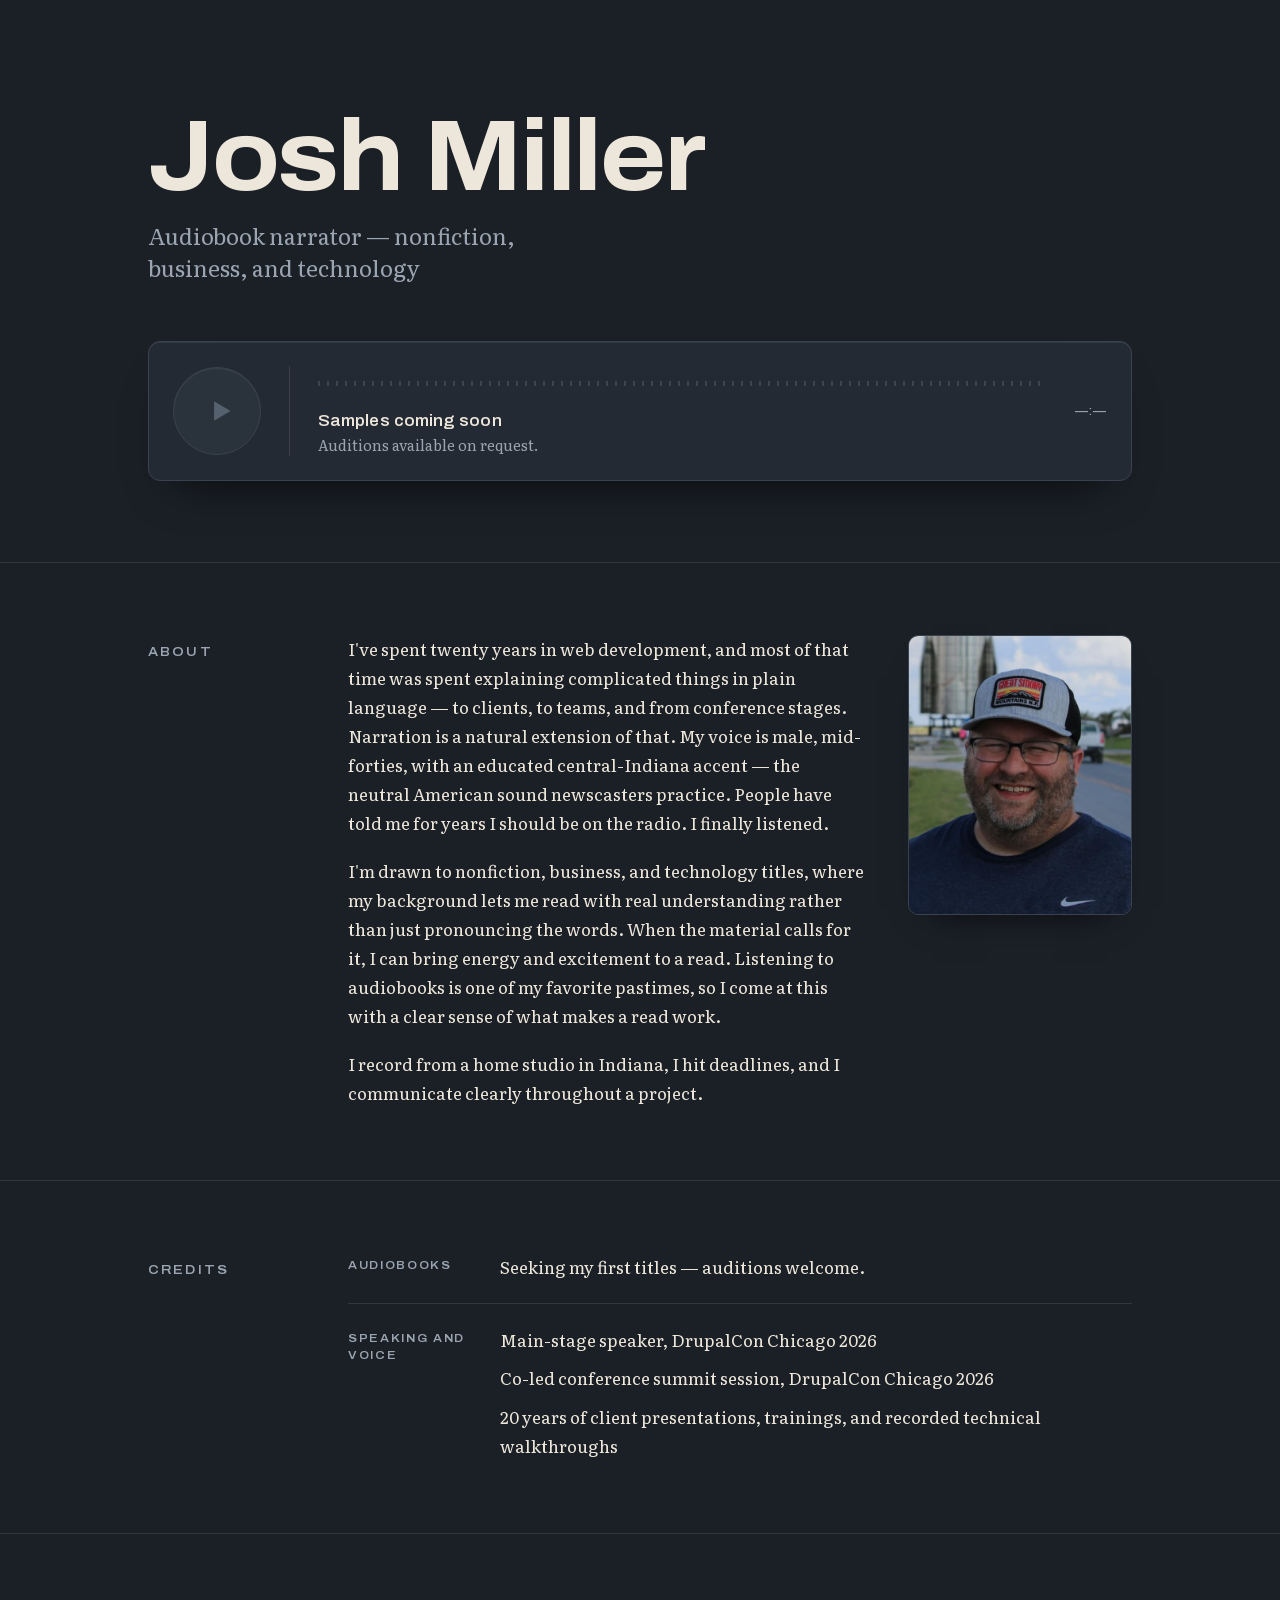
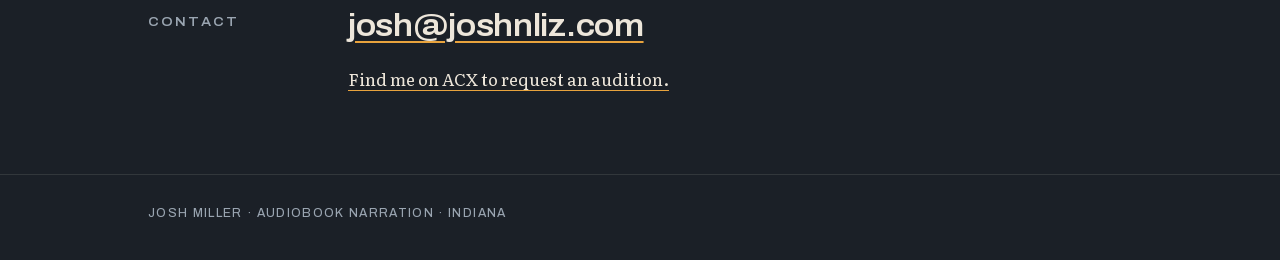
<file: index.html>
<!doctype html>
<html lang="en">
<head>
<meta charset="utf-8">
<meta name="viewport" content="width=device-width, initial-scale=1">

<title>Josh Miller — Audiobook Narrator</title>
<meta name="description" content="Audiobook narrator for nonfiction, business, and technology titles. Home studio in Indiana. Listen to a sample and request an audition.">
<link rel="canonical" href="https://voice.joshnliz.com/">

<meta property="og:type" content="website">
<meta property="og:url" content="https://voice.joshnliz.com/">
<meta property="og:title" content="Josh Miller — Audiobook Narrator">
<meta property="og:description" content="Nonfiction, business, and technology titles. Home studio in Indiana.">
<meta property="og:image" content="https://voice.joshnliz.com/img/og.png">
<meta property="og:image:width" content="1200">
<meta property="og:image:height" content="630">
<meta name="twitter:card" content="summary_large_image">

<link rel="icon" href="img/favicon.svg" type="image/svg+xml">
<link rel="apple-touch-icon" href="img/apple-touch-icon.png">
<meta name="theme-color" content="#1B2027">

<link rel="preload" href="fonts/archivo-latin.woff2" as="font" type="font/woff2" crossorigin>
<link rel="preload" href="fonts/literata-latin.woff2" as="font" type="font/woff2" crossorigin>
<link rel="stylesheet" href="css/site.css">
</head>
<body>

<main>

  <!-- ── Hero ─────────────────────────────────────────────────────────── -->
  <section class="hero" aria-labelledby="name">
    <div class="wrap">
      <h1 id="name">Josh&nbsp;Miller</h1>
      <p class="tagline">Audiobook narrator — nonfiction, business, and technology</p>

      <!--
        The hero player. Its resting markup below is the "no samples yet" state,
        which is what a visitor sees before JavaScript runs and what search
        engines index. When audio/samples.json has entries, js/player.js
        replaces the contents of .transport with a working transport.
        To change the resting copy, edit the two lines marked RESTING COPY.
      -->
      <div class="transport" id="hero" data-hero>
        <button class="key" type="button" disabled aria-label="No sample loaded">
          <svg class="key-glyph" viewBox="0 0 24 24" aria-hidden="true" focusable="false">
            <path d="M8 5.5v13l11-6.5z"/>
          </svg>
        </button>
        <div class="rule" aria-hidden="true"></div>
        <div class="meter meter--dormant" aria-hidden="true"></div>
        <div class="stage">
          <!-- RESTING COPY -->
          <p class="stage-title">Samples coming soon</p>
          <p class="stage-note">Auditions available on request.</p>
        </div>
        <p class="readout" aria-hidden="true"><span>—:—</span></p>
      </div>

      <noscript>
        <p class="noscript-note">
          Playing audio here needs JavaScript. Email me at
          <a href="mailto:josh@joshnliz.com">josh@joshnliz.com</a> and I'll send
          samples directly.
        </p>
      </noscript>
    </div>
  </section>

  <!-- ── Samples ──────────────────────────────────────────────────────── -->
  <!-- Populated from audio/samples.json. Stays hidden while there are none. -->
  <section class="band" id="samples" aria-labelledby="samples-label" hidden>
    <div class="wrap">
      <h2 class="label" id="samples-label">Samples</h2>
      <ol class="tracks" data-tracks></ol>
    </div>
  </section>

  <!-- ── About ────────────────────────────────────────────────────────── -->
  <section class="band" id="about" aria-labelledby="about-label">
    <div class="wrap band-split">
      <h2 class="label" id="about-label">About</h2>
      <div class="about">
        <div class="prose">
          <p>
            I've spent twenty years in web development, and most of that time was
            spent explaining complicated things in plain language — to clients, to
            teams, and from conference stages. Narration is a natural extension of
            that. My voice is male, mid-forties, with an educated central-Indiana
            accent — the neutral American sound newscasters practice. People have
            told me for years I should be on the radio. I finally listened.
          </p>
          <p>
            I'm drawn to nonfiction, business, and technology titles, where my
            background lets me read with real understanding rather than just
            pronouncing the words. When the material calls for it, I can bring
            energy and excitement to a read. Listening to audiobooks is one of my
            favorite pastimes, so I come at this with a clear sense of what makes
            a read work.
          </p>
          <p>
            I record from a home studio in Indiana, I hit deadlines, and I
            communicate clearly throughout a project.
          </p>
        </div>

        <!--
          To remove the portrait, delete this whole <figure>. The About band
          drops back to a single column on its own.
        -->
        <figure class="portrait">
          <img src="img/portrait.jpg" width="560" height="700"
               alt="Josh Miller" loading="lazy" decoding="async">
        </figure>

      </div>
    </div>
  </section>

  <!-- ── Credits ──────────────────────────────────────────────────────── -->
  <section class="band" id="credits" aria-labelledby="credits-label">
    <div class="wrap band-split">
      <h2 class="label" id="credits-label">Credits</h2>
      <div class="ledger">

        <div class="row">
          <h3 class="row-key">Audiobooks</h3>
          <div class="row-val">
            <p>Seeking my first titles — auditions welcome.</p>
          </div>
        </div>

        <div class="row">
          <h3 class="row-key">Speaking<span class="row-key-cont"> and voice</span></h3>
          <div class="row-val">
            <ul class="plain">
              <li>
                Main-stage speaker, DrupalCon Chicago 2026
              </li>
              <li>
                Co-led conference summit session, DrupalCon Chicago 2026
              </li>
              <li>
                20 years of client presentations, trainings, and recorded
                technical walkthroughs
              </li>
            </ul>
          </div>
        </div>

      </div>
    </div>
  </section>

  <!-- ── Contact ──────────────────────────────────────────────────────── -->
  <section class="band band--last" id="contact" aria-labelledby="contact-label">
    <div class="wrap band-split">
      <h2 class="label" id="contact-label">Contact</h2>
      <div class="prose">
        <p class="mail">
          <a href="mailto:josh@joshnliz.com">josh@joshnliz.com</a>
        </p>
        <p class="acx">
          <a href="https://www.acx.com/narrator?p=AXAS5FM89WMIQ">Find me on ACX to request an audition.</a>
        </p>
      </div>
    </div>
  </section>

</main>

<footer>
  <div class="wrap">
    <p>Josh Miller · Audiobook narration · Indiana</p>
  </div>
</footer>

<script src="js/player.js" defer></script>
</body>
</html>
</file>
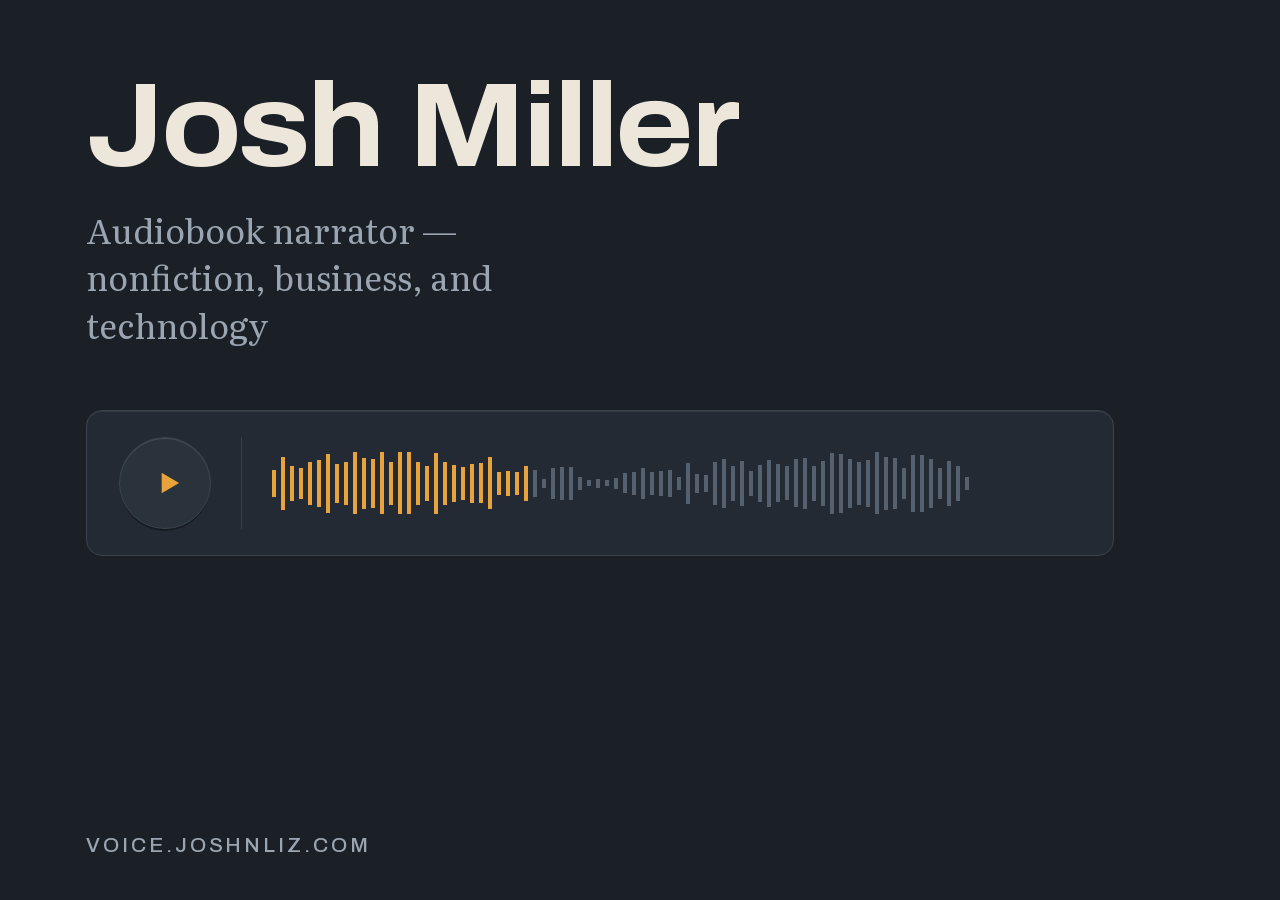
<file: tools/og-template.html>
<!doctype html>
<!--
  Source for img/og.png — the social card. Rendered by tools/make-images.sh
  with headless Chrome. Edit here, re-run that script, commit the PNG.
-->
<html lang="en">
<head>
<meta charset="utf-8">
<style>
  @font-face {
    font-family: "Archivo";
    src: url("../fonts/archivo-latin.woff2") format("woff2");
    font-weight: 400 800;
    font-stretch: 62% 125%;
  }
  @font-face {
    font-family: "Literata";
    src: url("../fonts/literata-latin.woff2") format("woff2");
    font-weight: 400 700;
  }

  * { box-sizing: border-box; margin: 0; }

  body {
    width: 1200px;
    height: 630px;
    background: #1b2027;
    color: #ede6da;
    font-family: "Literata", Georgia, serif;
    display: flex;
    flex-direction: column;
    justify-content: center;
    padding: 0 86px;
    overflow: hidden;
  }

  h1 {
    font-family: "Archivo";
    font-variation-settings: "wdth" 112, "wght" 700;
    font-size: 118px;
    line-height: 0.9;
    letter-spacing: -0.028em;
  }

  p {
    font-size: 34px;
    line-height: 1.4;
    color: #9aa5b1;
    margin-top: 26px;
    max-width: 24ch;
  }

  .transport {
    display: flex;
    align-items: center;
    gap: 30px;
    margin-top: 62px;
    padding: 26px 32px;
    background: #232a33;
    border: 1px solid #39424e;
    border-radius: 16px;
    box-shadow: inset 0 1px 0 rgba(255, 255, 255, 0.07);
  }

  .key {
    width: 92px;
    height: 92px;
    flex: none;
    border-radius: 50%;
    background: #2a323c;
    border: 1px solid #39424e;
    box-shadow: inset 0 1px 0 rgba(255, 255, 255, 0.13), 0 3px 0 -1px #171c22;
    display: grid;
    place-items: center;
  }

  .key svg { width: 38px; height: 38px; fill: #e8a33d; margin-left: 5px; }

  .rule { width: 1px; align-self: stretch; background: rgba(237, 230, 218, 0.11); }

  .wave { flex: 1; height: 62px; display: flex; align-items: center; gap: 5px; }
  .wave i { display: block; width: 4px; border-radius: 0; background: #55616e; }
  .wave i.on { background: #e8a33d; }

  .foot {
    position: absolute;
    left: 86px;
    bottom: 44px;
    font-family: "Archivo";
    font-variation-settings: "wdth" 100, "wght" 500;
    font-size: 21px;
    letter-spacing: 0.14em;
    text-transform: uppercase;
    color: #9aa5b1;
  }
</style>
</head>
<body>
  <h1>Josh&nbsp;Miller</h1>
  <p>Audiobook narrator — nonfiction, business, and technology</p>

  <div class="transport">
    <div class="key">
      <svg viewBox="0 0 24 24"><path d="M8 5.5v13l11-6.5z"/></svg>
    </div>
    <div class="rule"></div>
    <div class="wave" id="wave"></div>
  </div>

  <div class="foot">voice.joshnliz.com</div>

<script>
  // A fixed, seeded shape — decorative here, not a claim about a real file.
  // The site itself only ever shows waveforms rendered from actual audio.
  var seed = 20260827;
  function rnd() {
    seed = (seed * 1103515245 + 12345) & 0x7fffffff;
    return seed / 0x7fffffff;
  }
  var wave = document.getElementById('wave');
  var total = 78, lit = 29;
  for (var i = 0; i < total; i++) {
    var bar = document.createElement('i');
    var swell = Math.sin((i / total) * Math.PI * 3.1) * 0.3 + 0.55;
    var h = Math.max(6, (swell + (rnd() - 0.5) * 0.55) * 62);
    bar.style.height = Math.min(62, h).toFixed(1) + 'px';
    if (i < lit) bar.className = 'on';
    wave.appendChild(bar);
  }
</script>
</body>
</html>
</file>
<file: css/site.css>
@charset "utf-8";

/* ==========================================================================
   Josh Miller — audiobook narration
   The visual language is a broadcast console: slate rack steel, an ivory
   meter face, and one tungsten lamp behind the transport. Amber appears
   almost nowhere except where sound is — the play key, the played portion of
   a waveform, and focus. When you see it, it means audio.
   ========================================================================== */

/* --- Typefaces ---------------------------------------------------------- */

@font-face {
  font-family: "Archivo";
  src: url("../fonts/archivo-latin.woff2") format("woff2");
  font-weight: 400 800;
  font-stretch: 62% 125%;
  font-style: normal;
  font-display: swap;
}

@font-face {
  font-family: "Literata";
  src: url("../fonts/literata-latin.woff2") format("woff2");
  font-weight: 400 700;
  font-style: normal;
  font-display: swap;
}

/* --- Tokens ------------------------------------------------------------- */

:root {
  --booth: #1b2027;        /* console steel — the page ground */
  --panel: #232a33;        /* a rack unit face */
  --key-face: #2a323c;     /* the transport key itself */
  --edge: #39424e;         /* milled bevel between units */
  --meter: #ede6da;        /* VU meter face ivory — primary text */
  --dim: #9aa5b1;          /* silkscreen label grey */
  --trace: #55616e;        /* an unlit waveform */
  --tungsten: #e8a33d;     /* the lamp behind the needle */
  --tungsten-hot: #f4be68; /* needle at peak */
  --oxblood: #8c3b34;

  --hair: rgba(237, 230, 218, 0.11);
  --lift: rgba(255, 255, 255, 0.07);

  --display: "Archivo", "Helvetica Neue", Helvetica, Arial, sans-serif;
  --body: "Literata", Georgia, "Times New Roman", serif;

  --gutter: clamp(1.25rem, 5vw, 3.25rem);
  --measure: 64ch;
}

/* --- Base --------------------------------------------------------------- */

*, *::before, *::after { box-sizing: border-box; }

html {
  -webkit-text-size-adjust: 100%;
  scroll-behavior: smooth;
}

body {
  margin: 0;
  background: var(--booth);
  color: var(--meter);
  font-family: var(--body);
  font-optical-sizing: auto;
  font-size: 1.0625rem;
  line-height: 1.7;
  -webkit-font-smoothing: antialiased;
  -moz-osx-font-smoothing: grayscale;
}

[hidden] { display: none !important; }

h1, h2, h3 { margin: 0; font-weight: 400; }
p { margin: 0; }

a {
  color: var(--meter);
  text-decoration-color: var(--tungsten);
  text-decoration-thickness: 1px;
  text-underline-offset: 0.22em;
}

a:hover { color: var(--tungsten-hot); }

:focus-visible {
  outline: 2px solid var(--tungsten);
  outline-offset: 3px;
  border-radius: 2px;
}

svg { display: block; }

.wrap {
  width: 100%;
  max-width: 68rem;
  margin-inline: auto;
  padding-inline: var(--gutter);
}

/* Section labels read like silkscreen on a panel face. */
.label {
  font-family: var(--display);
  font-variation-settings: "wdth" 118, "wght" 600;
  font-size: 0.75rem;
  letter-spacing: 0.18em;
  text-transform: uppercase;
  color: var(--dim);
  line-height: 1.4;
}

/* --- Hero --------------------------------------------------------------- */

.hero {
  padding-block: clamp(3.5rem, 13vh, 7rem) clamp(3rem, 9vh, 5.5rem);
}

h1 {
  font-family: var(--display);
  font-variation-settings: "wdth" 112, "wght" 700;
  font-size: clamp(2.9rem, 11.5vw, 6.25rem);
  line-height: 0.9;
  letter-spacing: -0.025em;
  margin-bottom: clamp(0.75rem, 2vw, 1.1rem);
}

.tagline {
  font-size: clamp(1.05rem, 2.6vw, 1.4rem);
  line-height: 1.45;
  color: var(--dim);
  max-width: 34ch;
  text-wrap: balance;
  margin-bottom: clamp(2.25rem, 6vw, 3.5rem);
}

/* --- The transport: the one element worth the effort -------------------- */

/* Narrow: the key sits beside the title, and the meter spans the full panel
   underneath, where it has room to be read. */
.transport {
  display: grid;
  grid-template-columns: auto minmax(0, 1fr);
  grid-template-areas:
    "key  stage"
    "wave wave"
    "time time";
  align-items: center;
  column-gap: clamp(0.9rem, 3vw, 1.75rem);
  row-gap: 0.85rem;
  padding: clamp(0.9rem, 3vw, 1.5rem);
  background: var(--panel);
  border: 1px solid var(--edge);
  border-radius: 12px;
  box-shadow:
    inset 0 1px 0 var(--lift),
    0 26px 50px -30px rgb(0 0 0 / 0.9);
}

.transport > .key { grid-area: key; }
.transport > .stage { grid-area: stage; }
.transport > .meter { grid-area: wave; }
.transport > .readout { grid-area: time; justify-self: end; }

/* The milled divider between the key and the stage. It only earns its place
   once there's room for the four-column layout. */
.transport > .rule { display: none; }

/* Wide: one row of controls, the meter above the title in the same column. */
@media (min-width: 40rem) {
  .transport {
    grid-template-columns: auto 1px minmax(0, 1fr) auto;
    grid-template-areas:
      "key rule wave time"
      "key rule stage time";
    row-gap: 0.55rem;
  }
  .transport > .readout { justify-self: auto; }
  .transport > .rule {
    display: block;
    grid-area: rule;
    align-self: stretch;
    background: var(--hair);
    min-block-size: 3.25rem;
  }
}

/* The key. It has height: a lit top edge, a body, and a shadow beneath that
   it loses when pressed. */
.key {
  --size: clamp(3.75rem, 11vw, 5.5rem);
  inline-size: var(--size);
  block-size: var(--size);
  display: grid;
  place-items: center;
  padding: 0;
  border: 1px solid var(--edge);
  border-radius: 50%;
  background: var(--key-face);
  color: var(--tungsten);
  cursor: pointer;
  box-shadow:
    inset 0 1px 0 rgb(255 255 255 / 0.13),
    0 3px 0 -1px #171c22,
    0 10px 20px -10px rgb(0 0 0 / 0.85);
  transition: transform 90ms ease, box-shadow 90ms ease, color 120ms ease;
}

.key:hover:not(:disabled) { color: var(--tungsten-hot); }

.key:active:not(:disabled) {
  transform: translateY(2px);
  box-shadow:
    inset 0 2px 5px rgb(0 0 0 / 0.5),
    0 1px 0 -1px #171c22;
}

.key:disabled {
  color: var(--trace);
  cursor: default;
  box-shadow: inset 0 1px 0 var(--lift);
}

.key-glyph {
  inline-size: 42%;
  block-size: 42%;
  fill: currentColor;
  /* the play triangle's mass sits left of centre; nudge it back */
  margin-inline-start: 6%;
}

.key[data-state="playing"] .key-glyph { margin-inline-start: 0; }

.key[data-state="playing"] {
  color: var(--tungsten-hot);
  border-color: rgb(232 163 61 / 0.45);
}

.stage { min-width: 0; }

.stage-title {
  font-family: var(--display);
  font-variation-settings: "wdth" 104, "wght" 550;
  font-size: clamp(0.95rem, 2.2vw, 1.05rem);
  letter-spacing: 0.005em;
  line-height: 1.35;
}

.stage-note {
  font-size: 0.9rem;
  line-height: 1.45;
  color: var(--dim);
  margin-top: 0.15rem;
}

/* --- The meter (waveform) ----------------------------------------------- */

.meter {
  position: relative;
  block-size: clamp(2.75rem, 8vw, 4rem);
  touch-action: none;
}

/* Resting state: an evenly-ticked baseline. No signal, honestly drawn —
   never a fabricated waveform for a file that doesn't exist. */
.meter--dormant {
  block-size: 2.25rem;
  background-image: repeating-linear-gradient(
    to right,
    var(--trace) 0 2px,
    transparent 2px 9px
  );
  background-size: 100% 5px;
  background-position: 0 center;
  background-repeat: no-repeat;
  opacity: 0.5;
}

.meter--live { cursor: pointer; }

.meter-layer {
  position: absolute;
  inset: 0;
  -webkit-mask-image: var(--wave);
  mask-image: var(--wave);
  -webkit-mask-size: 100% 100%;
  mask-size: 100% 100%;
  -webkit-mask-repeat: no-repeat;
  mask-repeat: no-repeat;
}

.meter-base { background: var(--trace); }

.meter-played {
  background: var(--tungsten);
  clip-path: inset(0 calc(100% - var(--played, 0%)) 0 0);
}

/* Where masks aren't supported, fall back to a plain track in the same
   visual language rather than a wall of solid colour. */
@supports not ((mask-size: 100% 100%) or (-webkit-mask-size: 100% 100%)) {
  .meter-layer { -webkit-mask-image: none; mask-image: none; }
  .meter-base { inset: calc(50% - 2px) 0; background: var(--trace); border-radius: 2px; }
  .meter-played { inset: calc(50% - 2px) 0; border-radius: 2px; }
}

/* A sample with no pre-rendered waveform: same idea, plain track. */
.meter--plain .meter-base,
.meter--plain .meter-played {
  inset: calc(50% - 2px) 0;
  -webkit-mask-image: none;
  mask-image: none;
  border-radius: 2px;
}

.meter-head {
  position: absolute;
  inset-block: -3px;
  inline-size: 2px;
  background: var(--tungsten-hot);
  left: var(--played, 0%);
  translate: -1px 0;
  opacity: 0;
}

.meter--live[data-state="playing"] .meter-head,
.meter--live:hover .meter-head,
.meter--live:focus-visible .meter-head { opacity: 1; }

.readout {
  font-family: var(--display);
  font-variation-settings: "wdth" 96, "wght" 500;
  font-variant-numeric: tabular-nums;
  font-size: 0.82rem;
  letter-spacing: 0.06em;
  color: var(--dim);
  white-space: nowrap;
}

.readout .played { color: var(--meter); }

.noscript-note {
  margin-top: 1.25rem;
  font-size: 0.95rem;
  color: var(--dim);
}

/* --- Bands -------------------------------------------------------------- */

.band {
  border-top: 1px solid var(--hair);
  padding-block: clamp(2.75rem, 8vw, 4.5rem);
}

.band-split {
  display: grid;
  gap: clamp(1rem, 3vw, 2.5rem);
}

@media (min-width: 48rem) {
  .band-split {
    grid-template-columns: 8.5rem minmax(0, 1fr);
    gap: clamp(2rem, 5vw, 4rem);
  }
  .band-split > .label { padding-top: 0.55rem; }
}

.prose { max-width: var(--measure); }
.prose p + p { margin-top: 1.15em; }

/* The About band takes a second column only if the optional portrait is
   actually present in the markup. */
.about { display: grid; gap: clamp(1.75rem, 4vw, 2.75rem); }

@media (min-width: 62rem) {
  .about:has(.portrait) {
    grid-template-columns: minmax(0, 1fr) 14rem;
    align-items: start;
  }
}

.portrait { margin: 0; max-width: 14rem; }

/* Stacked, the portrait would land three paragraphs down, which is too late
   for a face to do its job. Lead with it, at byline scale. */
@media (max-width: 61.999rem) {
  .portrait { order: -1; max-width: 10rem; }
}

.portrait img {
  display: block;
  width: 100%;
  height: auto;
  border-radius: 10px;
  border: 1px solid var(--edge);
  box-shadow: 0 18px 36px -24px rgb(0 0 0 / 0.9);
}

/* --- Samples ------------------------------------------------------------ */

#samples .label { margin-bottom: clamp(1.25rem, 3vw, 1.75rem); }

.tracks {
  list-style: none;
  margin: 0;
  padding: 0;
  border-top: 1px solid var(--hair);
}

.track {
  display: grid;
  grid-template-columns: auto minmax(0, 1fr) auto;
  grid-template-areas:
    "key head time"
    ".   wave wave";
  align-items: center;
  column-gap: clamp(0.85rem, 2.5vw, 1.35rem);
  row-gap: 0.7rem;
  padding-block: clamp(1.1rem, 3vw, 1.5rem);
  border-bottom: 1px solid var(--hair);
}

.track > .key { grid-area: key; --size: 2.75rem; }
.track > .track-head { grid-area: head; min-width: 0; }
.track > .meter { grid-area: wave; block-size: 2.25rem; }
.track > .readout { grid-area: time; }

@media (min-width: 44rem) {
  .track {
    grid-template-columns: auto minmax(9rem, 15rem) minmax(0, 1fr) auto;
    grid-template-areas: "key head wave time";
    row-gap: 0;
  }
}

.track-title {
  font-family: var(--display);
  font-variation-settings: "wdth" 104, "wght" 550;
  font-size: 1rem;
  line-height: 1.35;
}

.track-note {
  font-size: 0.875rem;
  line-height: 1.45;
  color: var(--dim);
  margin-top: 0.1rem;
}

/* --- Credits ------------------------------------------------------------ */

.ledger { display: grid; }

.row {
  display: grid;
  gap: 0.4rem 2rem;
  padding-block: 1.35rem;
  border-top: 1px solid var(--hair);
}

.row:first-child { border-top: 0; padding-top: 0; }
.row:last-child { padding-bottom: 0; }

@media (min-width: 34rem) {
  .row { grid-template-columns: 7.5rem minmax(0, 1fr); }
}

.row-key {
  font-family: var(--display);
  font-variation-settings: "wdth" 112, "wght" 600;
  font-size: 0.7rem;
  letter-spacing: 0.15em;
  text-transform: uppercase;
  color: var(--dim);
  line-height: 1.5;
  padding-top: 0.35em;
}

.row-key-cont { display: none; }

@media (min-width: 34rem) {
  .row-key-cont { display: inline; }
}

.row-val { max-width: var(--measure); }

.plain { list-style: none; margin: 0; padding: 0; }
.plain li + li { margin-top: 0.6rem; }

/* --- Contact ------------------------------------------------------------ */

.band--last { padding-bottom: clamp(3rem, 9vw, 5rem); }

.mail a {
  font-family: var(--display);
  font-variation-settings: "wdth" 108, "wght" 600;
  font-size: clamp(1.35rem, 5.2vw, 2rem);
  letter-spacing: -0.01em;
  line-height: 1.25;
  text-decoration-thickness: 2px;
  text-underline-offset: 0.16em;
  word-break: break-word;
}

.acx, .acx-pending { margin-top: 1rem; color: var(--dim); }

/* --- Footer ------------------------------------------------------------- */

footer {
  border-top: 1px solid var(--hair);
  padding-block: 1.75rem 2.25rem;
  font-family: var(--display);
  font-variation-settings: "wdth" 100, "wght" 450;
  font-size: 0.76rem;
  letter-spacing: 0.11em;
  text-transform: uppercase;
  color: var(--dim);
}

/* --- Motion ------------------------------------------------------------- */

@media (prefers-reduced-motion: reduce) {
  html { scroll-behavior: auto; }
  *, *::before, *::after {
    animation-duration: 0.001ms !important;
    animation-iteration-count: 1 !important;
    transition-duration: 0.001ms !important;
  }
}
</file>
